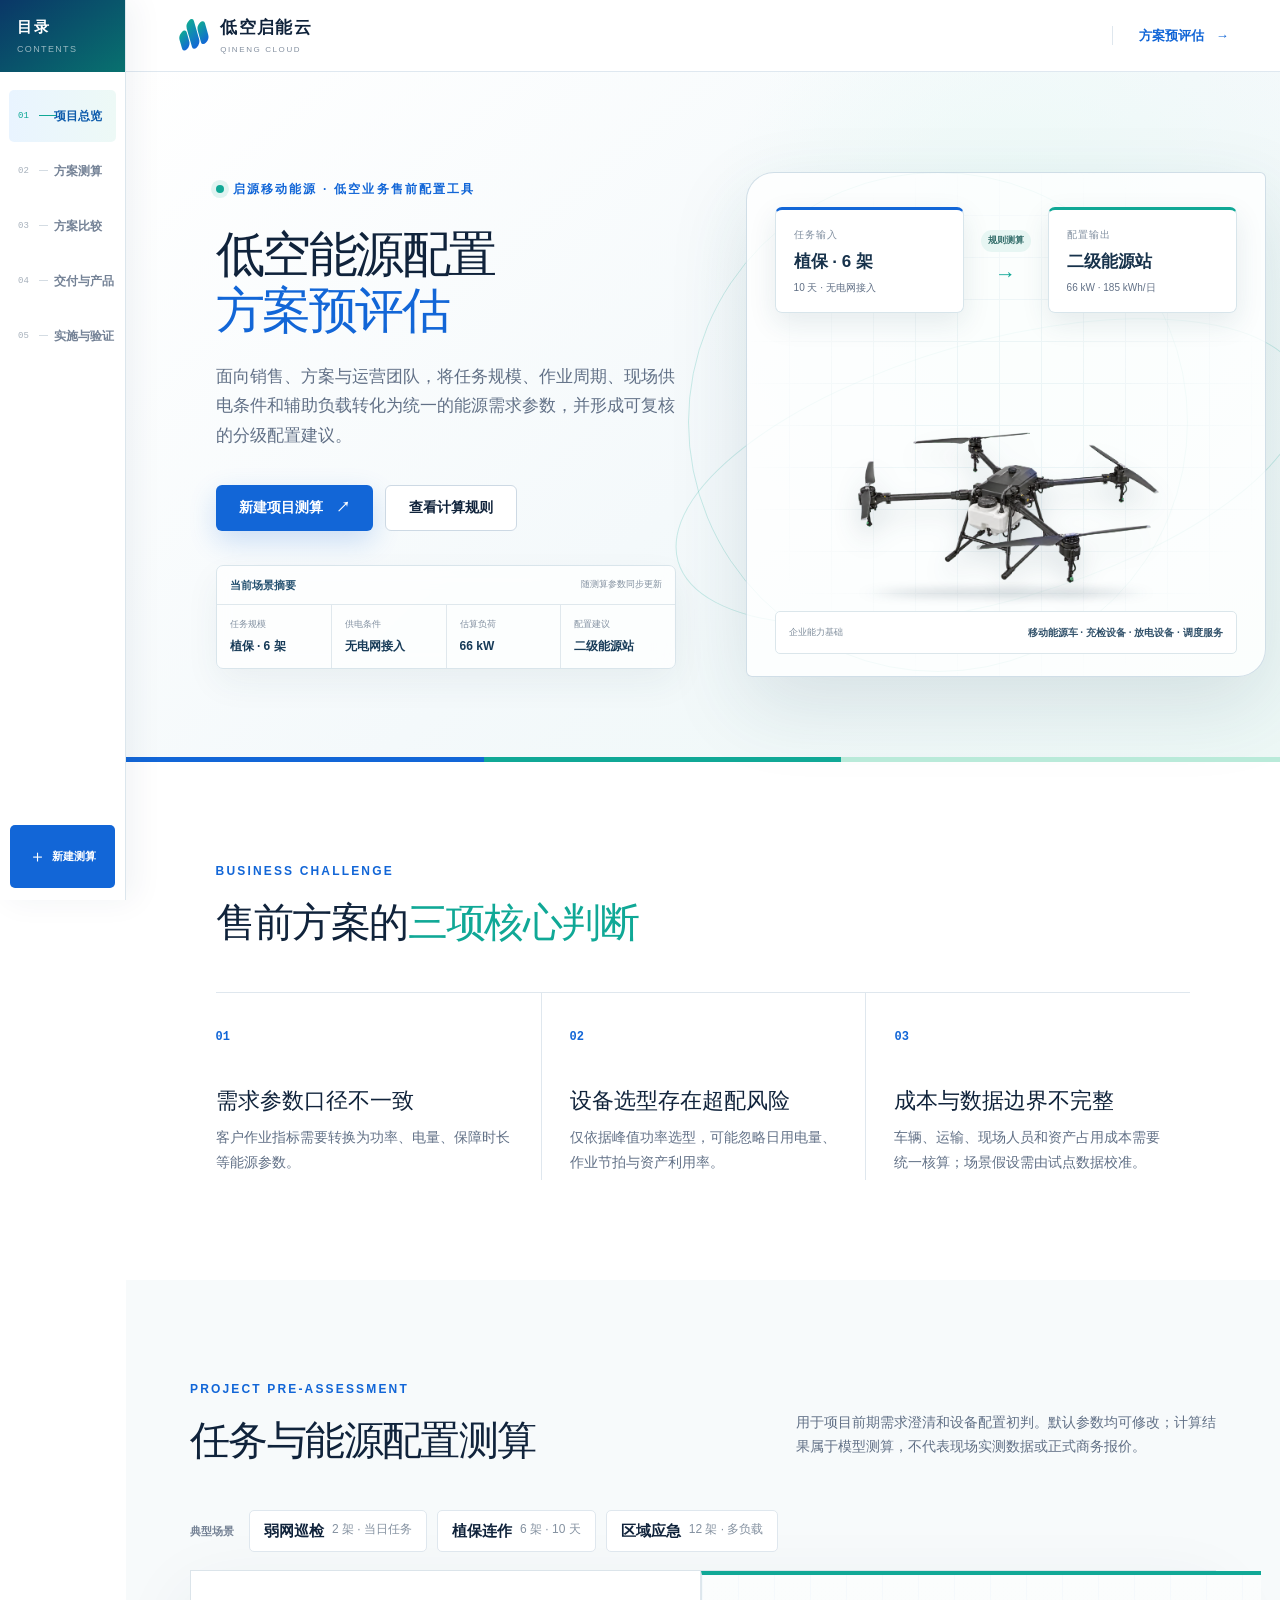
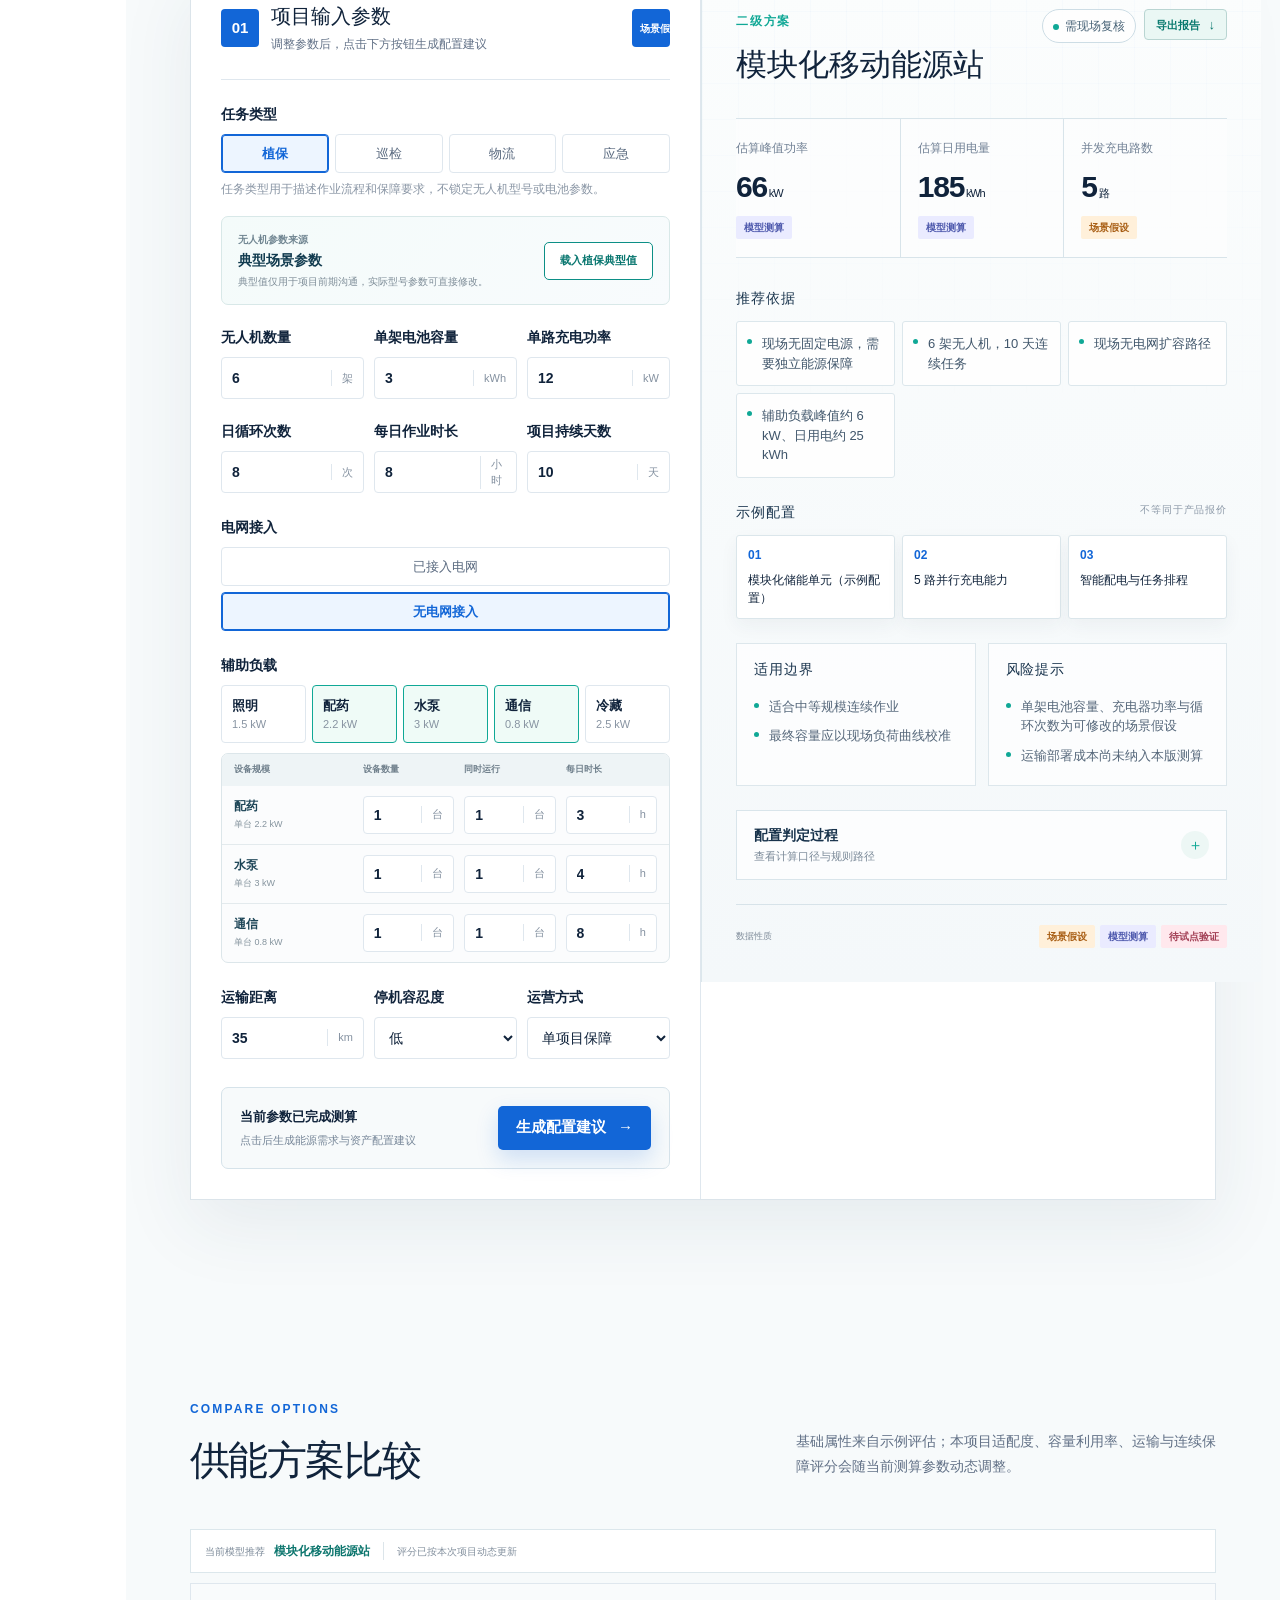
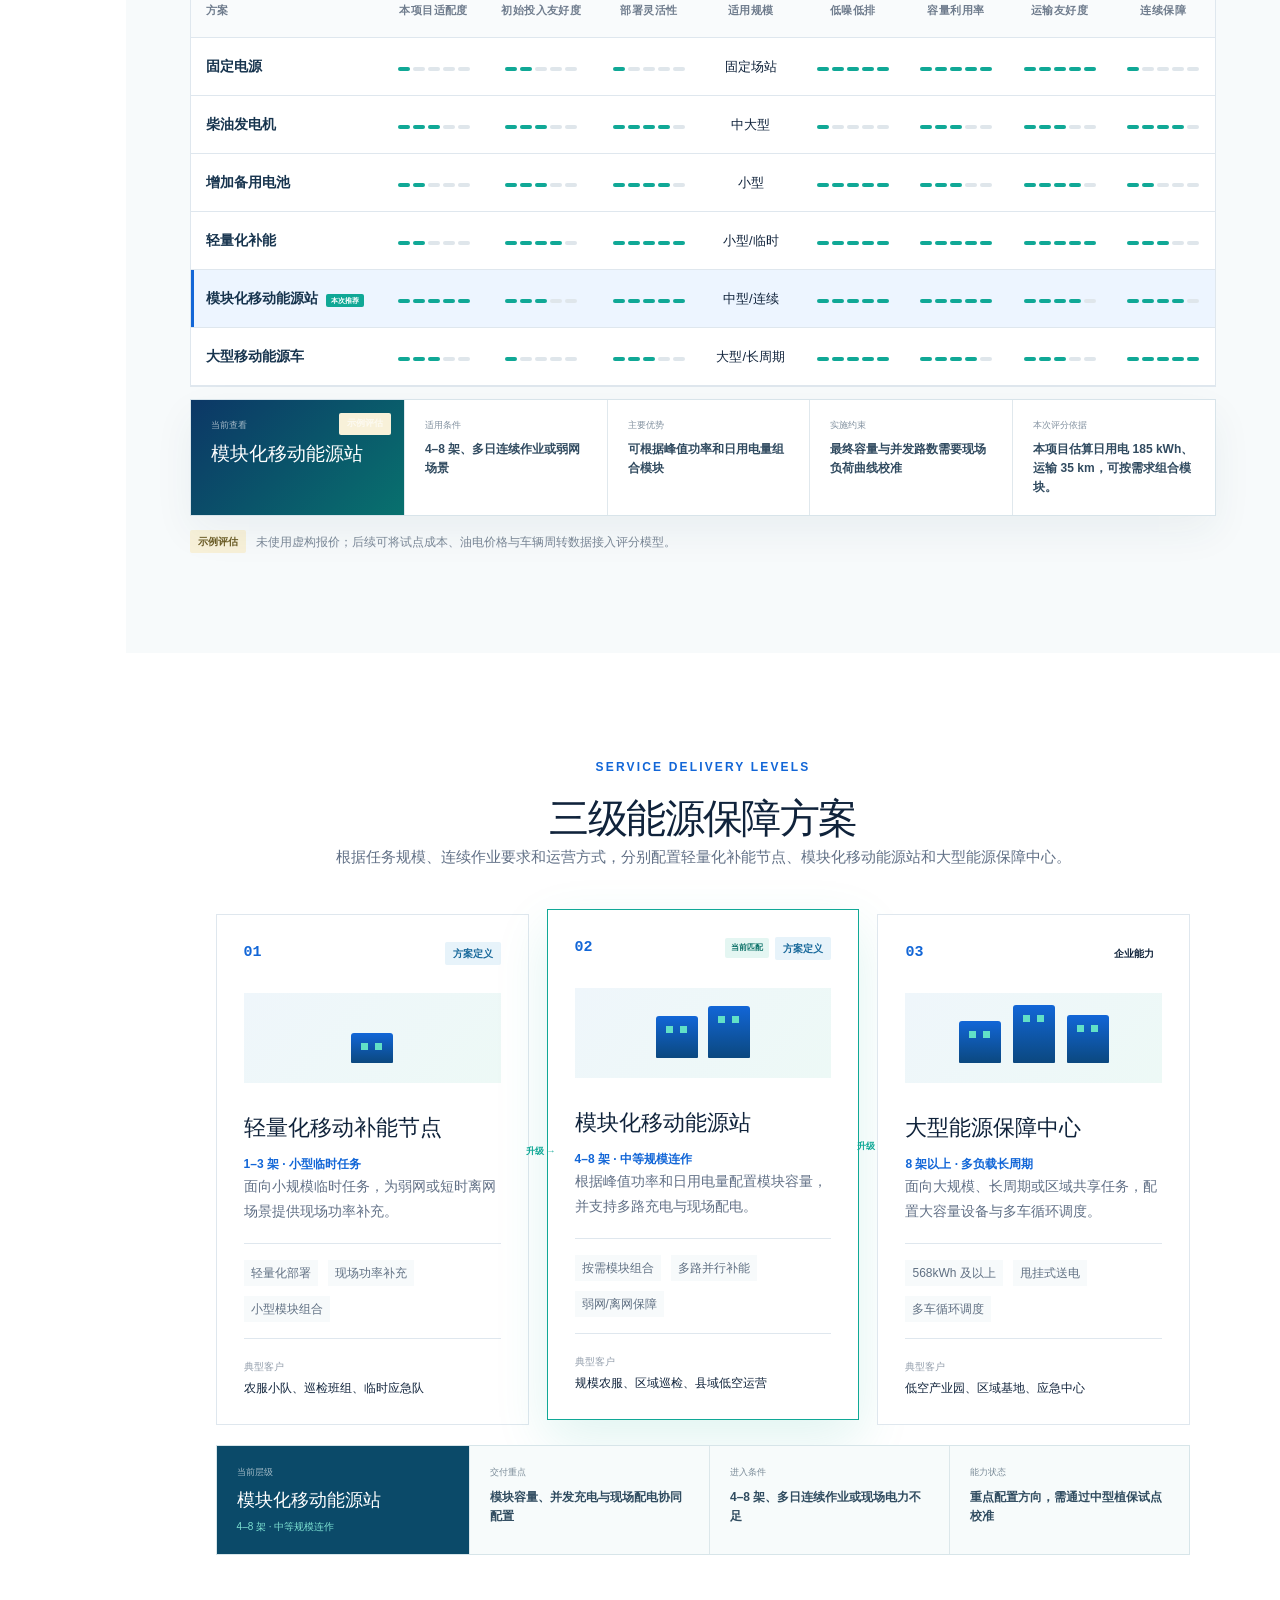
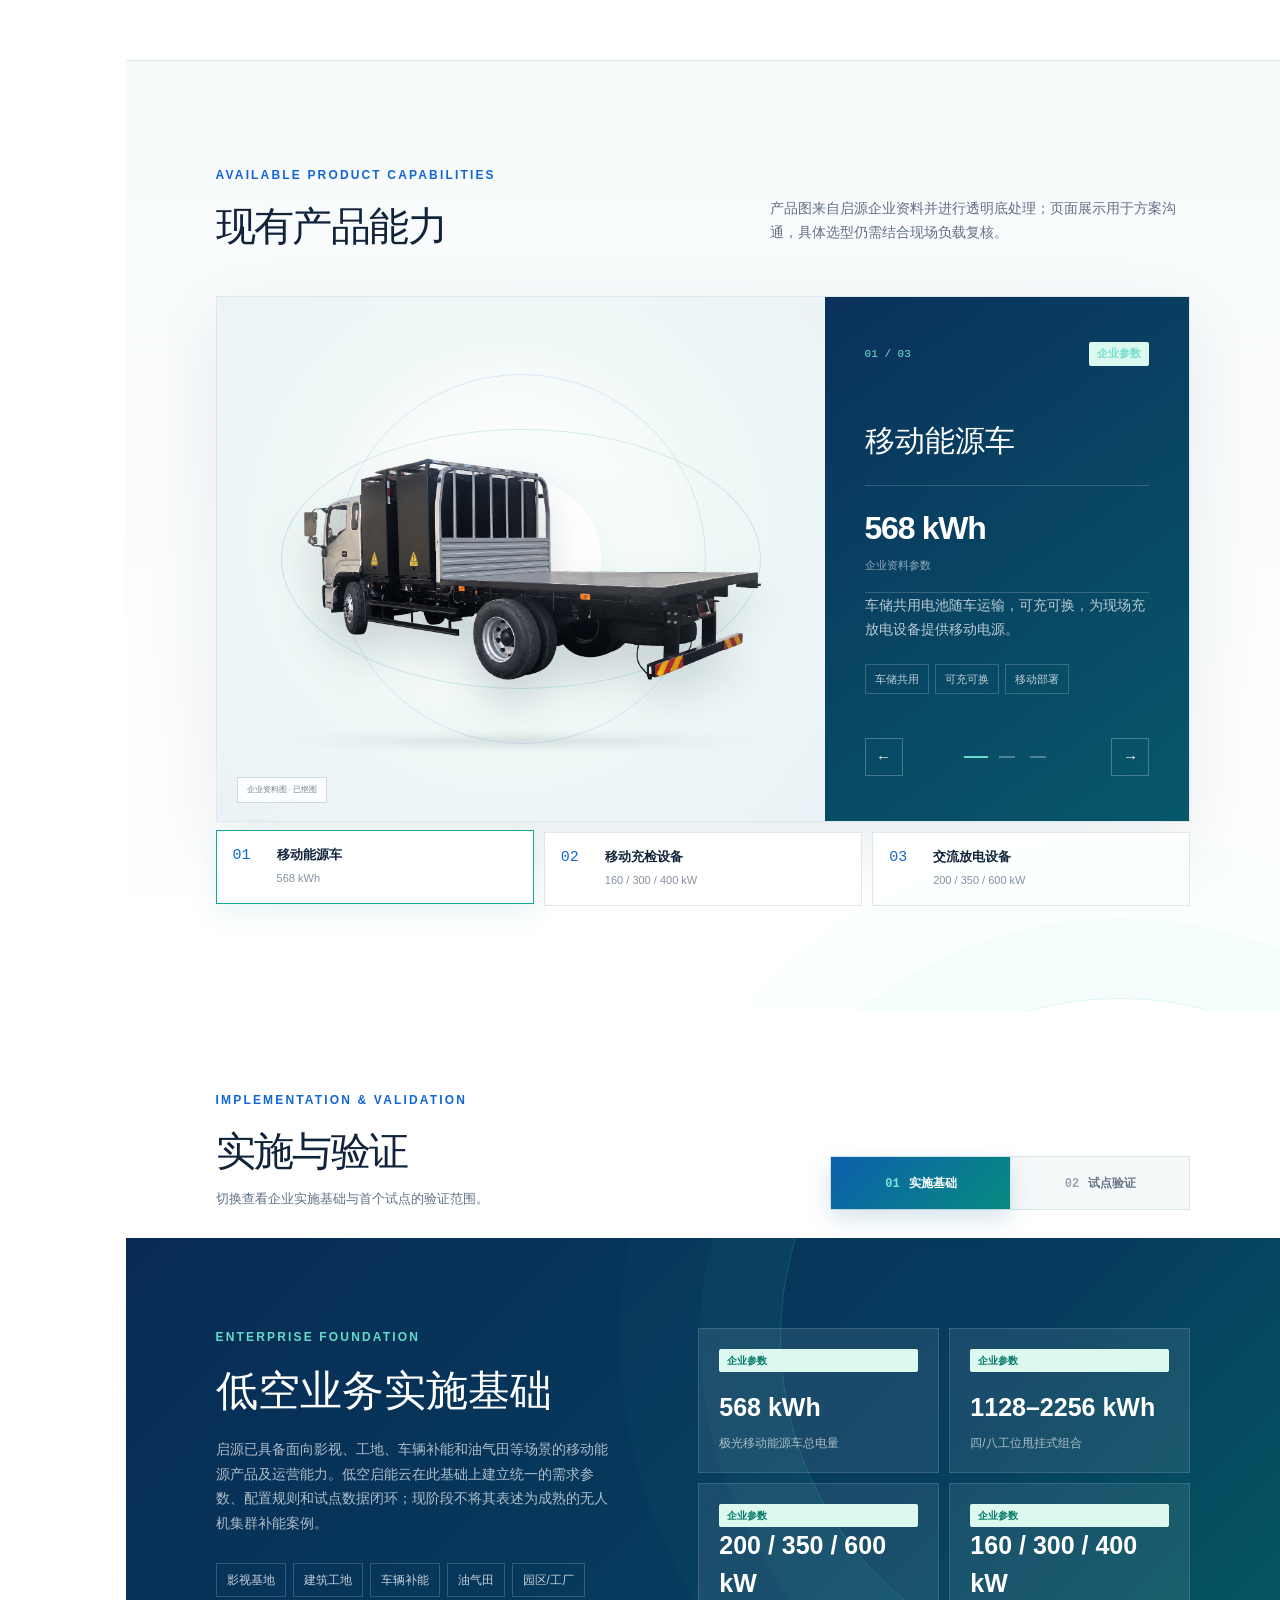
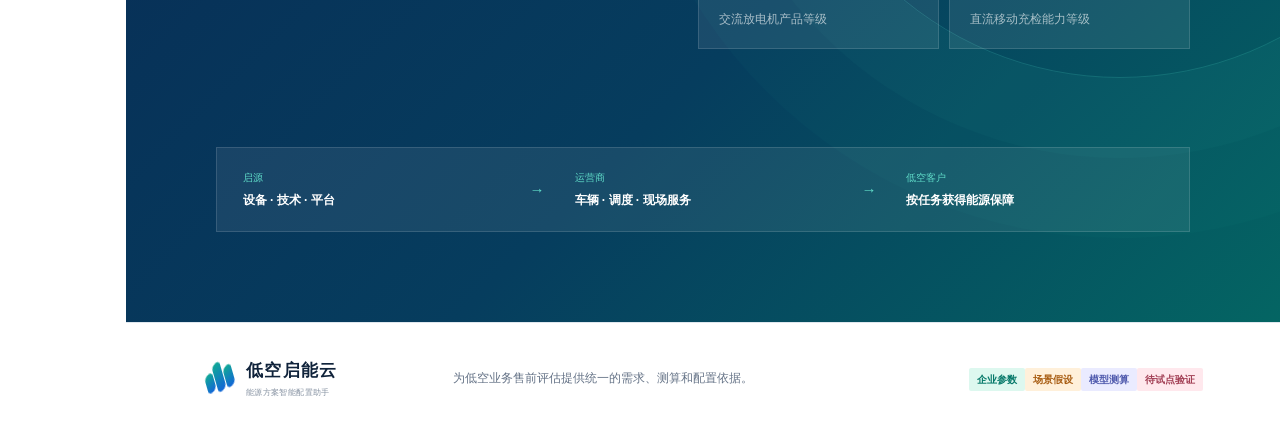
<file: index.html>
<!DOCTYPE html><html lang="zh-CN"><head><meta charSet="utf-8"/><meta name="viewport" content="width=device-width, initial-scale=1"/><link rel="preload" as="image" href="./visuals/agricultural-drone-cutout.png"/><link rel="stylesheet" href="/assets/index-BJvgvP3d.css" data-rsc-css-href="/assets/index-BJvgvP3d.css" data-precedence="vite-rsc/importer-resources"/><link rel="modulepreload" href="/assets/layout-segment-context-CULbHET7.js" crossorigin=""/><link rel="modulepreload" href="/assets/rolldown-runtime-S-ySWqyJ.js" crossorigin=""/><link rel="modulepreload" href="/assets/index-DFyLBuzv.js" crossorigin=""/><link rel="modulepreload" href="/assets/framework-DjPHiq1u.js" crossorigin=""/><link rel="modulepreload" href="/assets/EnergyConfigurator-uMCsR-5v.js" crossorigin=""/><link rel="modulepreload" href="/assets/rules-D6RmcyvQ.js" crossorigin=""/><title>低空启能云｜能源方案智能配置助手</title><meta name="description" content="根据低空任务需求，以透明规则匹配固定电源、轻量补能、模块化移动能源站或大型能源保障中心。"/><link rel="shortcut icon" href="./favicon.svg"/><link rel="icon" href="./favicon.svg"/><script>self.__VINEXT_RSC_PARAMS__={}</script><script>self.__VINEXT_RSC_NAV__={"pathname":"/","searchParams":[]}</script><link rel="modulepreload" href="/assets/index-DFyLBuzv.js" />
</head><body><main><header class="site-header"><a class="brand" href="#overview" aria-label="低空启能云首页"><span class="brand-mark"><i></i><i></i><i></i></span><span><strong>低空启能云</strong><small>QINENG CLOUD</small></span></a><button class="nav-toggle" aria-label="切换导航">菜单</button><nav class="top-nav "><a href="#overview">项目总览</a><a href="#configure">方案测算</a><a href="#compare">方案比较</a><a href="#delivery">交付与产品</a><a href="#implementation">实施与验证</a></nav><a class="header-cta" href="#configure">方案预评估 <span>→</span></a></header><aside class="side-nav" aria-label="页面目录"><div class="side-nav-title"><span>目录</span><small>CONTENTS</small></div><nav><a href="#overview" class="active"><span>01</span><i></i><strong>项目总览</strong></a><a href="#configure" class=""><span>02</span><i></i><strong>方案测算</strong></a><a href="#compare" class=""><span>03</span><i></i><strong>方案比较</strong></a><a href="#delivery" class=""><span>04</span><i></i><strong>交付与产品</strong></a><a href="#implementation" class=""><span>05</span><i></i><strong>实施与验证</strong></a></nav><a class="side-nav-action" href="#configure"><span>＋</span><strong>新建测算</strong></a></aside><section class="hero" id="overview"><div class="hero-orbit orbit-one"></div><div class="hero-orbit orbit-two"></div><div class="hero-copy"><div class="eyebrow"><span class="pulse"></span> 启源移动能源 · 低空业务售前配置工具</div><h1>低空能源配置<br/><em>方案预评估</em></h1><p>面向销售、方案与运营团队，将任务规模、作业周期、现场供电条件和辅助负载转化为统一的能源需求参数，并形成可复核的分级配置建议。</p><div class="hero-actions"><a class="button primary" href="#configure">新建项目测算 <span>↗</span></a><a class="button ghost" href="#configure">查看计算规则</a></div><div class="hero-live-summary"><div class="hero-live-head"><span>当前场景摘要</span><small>随测算参数同步更新</small></div><div class="hero-live-grid"><div><span>任务规模</span><strong>植保<!-- --> · <!-- -->6<!-- --> 架</strong></div><div><span>供电条件</span><strong>无电网接入</strong></div><div><span>估算负荷</span><strong>66<!-- --> kW</strong></div><div><span>配置建议</span><strong>二级能源站</strong></div></div></div></div><div class="hero-visual" aria-label="从任务识别到能源匹配的示意图"><div class="map-grid"></div><div class="hero-flow"><div class="flow-card"><span>任务输入</span><strong>植保<!-- --> · <!-- -->6<!-- --> 架</strong><small>10<!-- --> 天 · <!-- -->无电网接入</small></div><div class="flow-connector"><span>规则测算</span><i>→</i></div><div class="flow-card flow-result"><span>配置输出</span><strong>二级能源站</strong><small>66<!-- --> kW · <!-- -->185<!-- --> kWh/日</small></div></div><div class="hero-drone"><img src="./visuals/agricultural-drone-cutout.png" alt="植保无人机产品示意"/></div><div class="hero-capability"><span>企业能力基础</span><strong>移动能源车 · 充检设备 · 放电设备 · 调度服务</strong></div></div></section><section class="problem-strip"><div class="section-kicker">BUSINESS CHALLENGE</div><h2>售前方案的<span>三项核心判断</span></h2><div class="problem-grid"><article><span>01</span><h3>需求参数口径不一致</h3><p>客户作业指标需要转换为功率、电量、保障时长等能源参数。</p></article><article><span>02</span><h3>设备选型存在超配风险</h3><p>仅依据峰值功率选型，可能忽略日用电量、作业节拍与资产利用率。</p></article><article><span>03</span><h3>成本与数据边界不完整</h3><p>车辆、运输、现场人员和资产占用成本需要统一核算；场景假设需由试点数据校准。</p></article></div></section><section class="config-section" id="configure"><div class="section-heading heading-row"><div><div class="section-kicker">PROJECT PRE-ASSESSMENT</div><h2>任务与能源配置测算</h2></div><p>用于项目前期需求澄清和设备配置初判。默认参数均可修改；计算结果属于模型测算，不代表现场实测数据或正式商务报价。</p></div><div class="demo-presets" aria-label="典型演示场景"><span>典型场景</span><button><strong>弱网巡检</strong><small>2 架 · 当日任务</small></button><button><strong>植保连作</strong><small>6 架 · 10 天</small></button><button><strong>区域应急</strong><small>12 架 · 多负载</small></button></div><div class="config-workspace"><form class="config-panel"><div class="panel-head"><span>01</span><div><h3>项目输入参数</h3><p>调整参数后，点击下方按钮生成配置建议</p></div><span class="data-tag tag-assumption">场景假设</span></div><fieldset><legend>任务类型</legend><div class="segmented four"><button type="button" class="active">植保</button><button type="button" class="">巡检</button><button type="button" class="">物流</button><button type="button" class="">应急</button></div><small class="field-note">任务类型用于描述作业流程和保障要求，不锁定无人机型号或电池参数。</small></fieldset><div class="parameter-source"><div><span>无人机参数来源</span><strong>典型场景参数</strong><small>典型值仅用于项目前期沟通，实际型号参数可直接修改。</small></div><button type="button">载入<!-- -->植保<!-- -->典型值</button></div><div class="form-grid three"><label class="field number-field"><span class="field-label">无人机数量</span><span class="number-input-wrap"><input type="number" min="1" max="30" step="1" value="6"/><span>架</span></span></label><label class="field number-field"><span class="field-label">单架电池容量</span><span class="number-input-wrap"><input type="number" min="0.2" max="50" step="0.1" value="3"/><span>kWh</span></span></label><label class="field number-field"><span class="field-label">单路充电功率</span><span class="number-input-wrap"><input type="number" min="0.5" max="100" step="0.5" value="12"/><span>kW</span></span></label></div><div class="form-grid three"><label class="field number-field"><span class="field-label">日循环次数</span><span class="number-input-wrap"><input type="number" min="1" max="30" step="1" value="8"/><span>次</span></span></label><label class="field number-field"><span class="field-label">每日作业时长</span><span class="number-input-wrap"><input type="number" min="1" max="24" step="1" value="8"/><span>小时</span></span></label><label class="field number-field"><span class="field-label">项目持续天数</span><span class="number-input-wrap"><input type="number" min="1" max="180" step="1" value="10"/><span>天</span></span></label></div><fieldset><legend>电网接入</legend><div class="segmented two"><button type="button" class="">已接入电网</button><button type="button" class="active">无电网接入</button></div></fieldset><fieldset><legend>辅助负载</legend><div class="check-grid"><label class=""><input type="checkbox"/><span>照明</span><small>1.5<!-- --> kW</small></label><label class="checked"><input type="checkbox" checked=""/><span>配药</span><small>2.2<!-- --> kW</small></label><label class="checked"><input type="checkbox" checked=""/><span>水泵</span><small>3<!-- --> kW</small></label><label class="checked"><input type="checkbox" checked=""/><span>通信</span><small>0.8<!-- --> kW</small></label><label class=""><input type="checkbox"/><span>冷藏</span><small>2.5<!-- --> kW</small></label></div><div class="aux-load-config"><div class="aux-config-head"><span>设备规模</span><span>设备数量</span><span>同时运行</span><span>每日时长</span></div><div class="aux-detail-row"><strong>配药<small>单台 <!-- -->2.2<!-- --> kW</small></strong><label class="field number-field"><span class="field-label">数量</span><span class="number-input-wrap"><input type="number" min="1" max="50" step="1" value="1"/><span>台</span></span></label><label class="field number-field"><span class="field-label">并发</span><span class="number-input-wrap"><input type="number" min="1" max="1" step="1" value="1"/><span>台</span></span></label><label class="field number-field"><span class="field-label">时长</span><span class="number-input-wrap"><input type="number" min="0.5" max="24" step="0.5" value="3"/><span>h</span></span></label></div><div class="aux-detail-row"><strong>水泵<small>单台 <!-- -->3<!-- --> kW</small></strong><label class="field number-field"><span class="field-label">数量</span><span class="number-input-wrap"><input type="number" min="1" max="50" step="1" value="1"/><span>台</span></span></label><label class="field number-field"><span class="field-label">并发</span><span class="number-input-wrap"><input type="number" min="1" max="1" step="1" value="1"/><span>台</span></span></label><label class="field number-field"><span class="field-label">时长</span><span class="number-input-wrap"><input type="number" min="0.5" max="24" step="0.5" value="4"/><span>h</span></span></label></div><div class="aux-detail-row"><strong>通信<small>单台 <!-- -->0.8<!-- --> kW</small></strong><label class="field number-field"><span class="field-label">数量</span><span class="number-input-wrap"><input type="number" min="1" max="50" step="1" value="1"/><span>台</span></span></label><label class="field number-field"><span class="field-label">并发</span><span class="number-input-wrap"><input type="number" min="1" max="1" step="1" value="1"/><span>台</span></span></label><label class="field number-field"><span class="field-label">时长</span><span class="number-input-wrap"><input type="number" min="0.5" max="24" step="0.5" value="8"/><span>h</span></span></label></div></div></fieldset><div class="form-grid three"><label class="field number-field"><span class="field-label">运输距离</span><span class="number-input-wrap"><input type="number" min="0" max="500" step="1" value="35"/><span>km</span></span></label><label class="field"><span class="field-label">停机容忍度</span><select><option value="high">高</option><option value="medium">中</option><option value="low" selected="">低</option></select></label><label class="field"><span class="field-label">运营方式</span><select><option value="single" selected="">单项目保障</option><option value="shared">区域共享调度</option></select></label></div><div class="calculation-action "><div><strong>当前参数已完成测算</strong><span>点击后生成能源需求与资产配置建议</span></div><button type="button">生成配置建议 <span>→</span></button></div></form><aside id="calculation-result" class="result-panel result-l2" aria-live="polite"><div class="result-top"><div><span>二级方案</span><h3>模块化移动能源站</h3></div><div class="result-actions"><span class="confidence"><i></i>需现场复核</span><button type="button" class="export-report" title="打开打印窗口，可保存为 PDF">导出报告 <b>↓</b></button></div></div><div class="metrics"><div><span>估算峰值功率</span><strong>66<small> kW</small></strong><span class="data-tag tag-model">模型测算</span></div><div><span>估算日用电量</span><strong>185<small> kWh</small></strong><span class="data-tag tag-model">模型测算</span></div><div><span>并发充电路数</span><strong>5<small> 路</small></strong><span class="data-tag tag-assumption">场景假设</span></div></div><div class="result-block"><h4>推荐依据</h4><ul class="reason-list"><li>现场无固定电源，需要独立能源保障</li><li>6 架无人机，10 天连续任务</li><li>现场无电网扩容路径</li><li>辅助负载峰值约 6 kW、日用电约 25 kWh</li></ul></div><div class="result-block config-result"><h4>示例配置 <span>不等同于产品报价</span></h4><ol><li><b>0<!-- -->1</b>模块化储能单元（示例配置）</li><li><b>0<!-- -->2</b>5 路并行充电能力</li><li><b>0<!-- -->3</b>智能配电与任务排程</li></ol></div><div class="result-columns"><div class="result-block"><h4>适用边界</h4><ul><li>适合中等规模连续作业</li><li>最终容量应以现场负荷曲线校准</li></ul></div><div class="result-block warning"><h4>风险提示</h4><ul><li>单架电池容量、充电器功率与循环次数为可修改的场景假设</li><li>运输部署成本尚未纳入本版测算</li></ul></div></div><details class="result-rule-details"><summary><span>配置判定过程</span><small>查看计算口径与规则路径</small><i>＋</i></summary><div class="embedded-rule-grid"><div class="embedded-formulas"><h4>计算口径</h4><div class="formula"><span>峰值功率</span><code>并发充电器功率 + 辅助负载</code></div><div class="formula"><span>日用电量</span><code>架数 × 单次电量 × 循环次数 ÷ 0.90 + 辅助负载</code></div></div><div class="rule-path"><div class="rule-title"><span>本次规则路径</span><span class="rule-engine-label">规则引擎</span></div><div class="rule-step"><b>0<!-- -->1</b><span>现场完全无电</span><i>↓</i></div><div class="rule-step"><b>0<!-- -->2</b><span>4–8 架且连续作业</span><i>↓</i></div><div class="rule-step"><b>0<!-- -->3</b><span>采用二级模块化能源站</span></div><div class="rule-outcome"><span>推荐结果</span><strong>模块化移动能源站</strong></div></div></div></details><div class="result-footer"><span>数据性质</span><div><span class="data-tag tag-assumption">场景假设</span><span class="data-tag tag-model">模型测算</span><span class="data-tag tag-pilot">待试点验证</span></div></div></aside></div></section><section class="compare-section" id="compare"><div class="section-heading heading-row"><div><div class="section-kicker">COMPARE OPTIONS</div><h2>供能方案比较</h2></div><p>基础属性来自示例评估；本项目适配度、容量利用率、运输与连续保障评分会随当前测算参数动态调整。</p></div><div class="compare-toolbar"><span>当前模型推荐</span><strong>模块化移动能源站</strong><i></i> <small>评分已按本次项目动态更新</small></div><div class="table-wrap"><table><thead><tr><th>方案</th><th>本项目适配度</th><th>初始投入友好度</th><th>部署灵活性</th><th>适用规模</th><th>低噪低排</th><th>容量利用率</th><th>运输友好度</th><th>连续保障</th></tr></thead><tbody><tr class=" "><th><button type="button" class="comparison-name" aria-pressed="false">固定电源</button></th><td><span class="score" aria-label="1 分（满分 5 分）"><i class="active"></i><i class=""></i><i class=""></i><i class=""></i><i class=""></i></span></td><td><span class="score" aria-label="2 分（满分 5 分）"><i class="active"></i><i class="active"></i><i class=""></i><i class=""></i><i class=""></i></span></td><td><span class="score" aria-label="1 分（满分 5 分）"><i class="active"></i><i class=""></i><i class=""></i><i class=""></i><i class=""></i></span></td><td>固定场站</td><td><span class="score" aria-label="5 分（满分 5 分）"><i class="active"></i><i class="active"></i><i class="active"></i><i class="active"></i><i class="active"></i></span></td><td><span class="score" aria-label="5 分（满分 5 分）"><i class="active"></i><i class="active"></i><i class="active"></i><i class="active"></i><i class="active"></i></span></td><td><span class="score" aria-label="5 分（满分 5 分）"><i class="active"></i><i class="active"></i><i class="active"></i><i class="active"></i><i class="active"></i></span></td><td><span class="score" aria-label="1 分（满分 5 分）"><i class="active"></i><i class=""></i><i class=""></i><i class=""></i><i class=""></i></span></td></tr><tr class=" "><th><button type="button" class="comparison-name" aria-pressed="false">柴油发电机</button></th><td><span class="score" aria-label="3 分（满分 5 分）"><i class="active"></i><i class="active"></i><i class="active"></i><i class=""></i><i class=""></i></span></td><td><span class="score" aria-label="3 分（满分 5 分）"><i class="active"></i><i class="active"></i><i class="active"></i><i class=""></i><i class=""></i></span></td><td><span class="score" aria-label="4 分（满分 5 分）"><i class="active"></i><i class="active"></i><i class="active"></i><i class="active"></i><i class=""></i></span></td><td>中大型</td><td><span class="score" aria-label="1 分（满分 5 分）"><i class="active"></i><i class=""></i><i class=""></i><i class=""></i><i class=""></i></span></td><td><span class="score" aria-label="3 分（满分 5 分）"><i class="active"></i><i class="active"></i><i class="active"></i><i class=""></i><i class=""></i></span></td><td><span class="score" aria-label="3 分（满分 5 分）"><i class="active"></i><i class="active"></i><i class="active"></i><i class=""></i><i class=""></i></span></td><td><span class="score" aria-label="4 分（满分 5 分）"><i class="active"></i><i class="active"></i><i class="active"></i><i class="active"></i><i class=""></i></span></td></tr><tr class=" "><th><button type="button" class="comparison-name" aria-pressed="false">增加备用电池</button></th><td><span class="score" aria-label="2 分（满分 5 分）"><i class="active"></i><i class="active"></i><i class=""></i><i class=""></i><i class=""></i></span></td><td><span class="score" aria-label="3 分（满分 5 分）"><i class="active"></i><i class="active"></i><i class="active"></i><i class=""></i><i class=""></i></span></td><td><span class="score" aria-label="4 分（满分 5 分）"><i class="active"></i><i class="active"></i><i class="active"></i><i class="active"></i><i class=""></i></span></td><td>小型</td><td><span class="score" aria-label="5 分（满分 5 分）"><i class="active"></i><i class="active"></i><i class="active"></i><i class="active"></i><i class="active"></i></span></td><td><span class="score" aria-label="3 分（满分 5 分）"><i class="active"></i><i class="active"></i><i class="active"></i><i class=""></i><i class=""></i></span></td><td><span class="score" aria-label="4 分（满分 5 分）"><i class="active"></i><i class="active"></i><i class="active"></i><i class="active"></i><i class=""></i></span></td><td><span class="score" aria-label="2 分（满分 5 分）"><i class="active"></i><i class="active"></i><i class=""></i><i class=""></i><i class=""></i></span></td></tr><tr class=" "><th><button type="button" class="comparison-name" aria-pressed="false">轻量化补能</button></th><td><span class="score" aria-label="2 分（满分 5 分）"><i class="active"></i><i class="active"></i><i class=""></i><i class=""></i><i class=""></i></span></td><td><span class="score" aria-label="4 分（满分 5 分）"><i class="active"></i><i class="active"></i><i class="active"></i><i class="active"></i><i class=""></i></span></td><td><span class="score" aria-label="5 分（满分 5 分）"><i class="active"></i><i class="active"></i><i class="active"></i><i class="active"></i><i class="active"></i></span></td><td>小型/临时</td><td><span class="score" aria-label="5 分（满分 5 分）"><i class="active"></i><i class="active"></i><i class="active"></i><i class="active"></i><i class="active"></i></span></td><td><span class="score" aria-label="5 分（满分 5 分）"><i class="active"></i><i class="active"></i><i class="active"></i><i class="active"></i><i class="active"></i></span></td><td><span class="score" aria-label="5 分（满分 5 分）"><i class="active"></i><i class="active"></i><i class="active"></i><i class="active"></i><i class="active"></i></span></td><td><span class="score" aria-label="3 分（满分 5 分）"><i class="active"></i><i class="active"></i><i class="active"></i><i class=""></i><i class=""></i></span></td></tr><tr class="recommended-row selected-row"><th><button type="button" class="comparison-name" aria-pressed="true">模块化移动能源站</button><span>本次推荐</span></th><td><span class="score" aria-label="5 分（满分 5 分）"><i class="active"></i><i class="active"></i><i class="active"></i><i class="active"></i><i class="active"></i></span></td><td><span class="score" aria-label="3 分（满分 5 分）"><i class="active"></i><i class="active"></i><i class="active"></i><i class=""></i><i class=""></i></span></td><td><span class="score" aria-label="5 分（满分 5 分）"><i class="active"></i><i class="active"></i><i class="active"></i><i class="active"></i><i class="active"></i></span></td><td>中型/连续</td><td><span class="score" aria-label="5 分（满分 5 分）"><i class="active"></i><i class="active"></i><i class="active"></i><i class="active"></i><i class="active"></i></span></td><td><span class="score" aria-label="5 分（满分 5 分）"><i class="active"></i><i class="active"></i><i class="active"></i><i class="active"></i><i class="active"></i></span></td><td><span class="score" aria-label="4 分（满分 5 分）"><i class="active"></i><i class="active"></i><i class="active"></i><i class="active"></i><i class=""></i></span></td><td><span class="score" aria-label="4 分（满分 5 分）"><i class="active"></i><i class="active"></i><i class="active"></i><i class="active"></i><i class=""></i></span></td></tr><tr class=" "><th><button type="button" class="comparison-name" aria-pressed="false">大型移动能源车</button></th><td><span class="score" aria-label="3 分（满分 5 分）"><i class="active"></i><i class="active"></i><i class="active"></i><i class=""></i><i class=""></i></span></td><td><span class="score" aria-label="1 分（满分 5 分）"><i class="active"></i><i class=""></i><i class=""></i><i class=""></i><i class=""></i></span></td><td><span class="score" aria-label="3 分（满分 5 分）"><i class="active"></i><i class="active"></i><i class="active"></i><i class=""></i><i class=""></i></span></td><td>大型/长周期</td><td><span class="score" aria-label="5 分（满分 5 分）"><i class="active"></i><i class="active"></i><i class="active"></i><i class="active"></i><i class="active"></i></span></td><td><span class="score" aria-label="4 分（满分 5 分）"><i class="active"></i><i class="active"></i><i class="active"></i><i class="active"></i><i class=""></i></span></td><td><span class="score" aria-label="3 分（满分 5 分）"><i class="active"></i><i class="active"></i><i class="active"></i><i class=""></i><i class=""></i></span></td><td><span class="score" aria-label="5 分（满分 5 分）"><i class="active"></i><i class="active"></i><i class="active"></i><i class="active"></i><i class="active"></i></span></td></tr></tbody></table></div><div class="comparison-detail"><div class="comparison-detail-title"><span>当前查看</span><h3>模块化移动能源站</h3><span class="data-tag tag-example">示例评估</span></div><div><span>适用条件</span><strong>4–8 架、多日连续作业或弱网场景</strong></div><div><span>主要优势</span><strong>可根据峰值功率和日用电量组合模块</strong></div><div><span>实施约束</span><strong>最终容量与并发路数需要现场负荷曲线校准</strong></div><div><span>本次评分依据</span><strong>本项目估算日用电 185 kWh、运输 35 km，可按需求组合模块。</strong></div></div><div class="comparison-note"><span class="data-tag tag-example">示例评估</span><span>未使用虚构报价；后续可将试点成本、油电价格与车辆周转数据接入评分模型。</span></div></section><section class="delivery-section" id="delivery"><div class="tier-section"><div class="section-heading centered"><div class="section-kicker">SERVICE DELIVERY LEVELS</div><h2>三级能源保障方案</h2><p>根据任务规模、连续作业要求和运营方式，分别配置轻量化补能节点、模块化移动能源站和大型能源保障中心。</p></div><div class="tier-grid"><article role="button" tabindex="0" aria-pressed="false" class=" "><div class="tier-top"><span>01</span><div><span class="data-tag tag-definition">方案定义</span></div></div><div class="tier-icon tier-icon-1"><i></i><i></i><i></i></div><h3>轻量化移动补能节点</h3><strong class="tier-range">1–3 架 · 小型临时任务</strong><p>面向小规模临时任务，为弱网或短时离网场景提供现场功率补充。</p><ul><li>轻量化部署</li><li>现场功率补充</li><li>小型模块组合</li></ul><div class="tier-client"><span>典型客户</span>农服小队、巡检班组、临时应急队</div><span class="upgrade-arrow">升级 →</span></article><article role="button" tabindex="0" aria-pressed="true" class="selected recommended-tier"><div class="tier-top"><span>02</span><div><small class="tier-match">当前匹配</small><span class="data-tag tag-definition">方案定义</span></div></div><div class="tier-icon tier-icon-2"><i></i><i></i><i></i></div><h3>模块化移动能源站</h3><strong class="tier-range">4–8 架 · 中等规模连作</strong><p>根据峰值功率和日用电量配置模块容量，并支持多路充电与现场配电。</p><ul><li>按需模块组合</li><li>多路并行补能</li><li>弱网/离网保障</li></ul><div class="tier-client"><span>典型客户</span>规模农服、区域巡检、县域低空运营</div><span class="upgrade-arrow">升级 →</span></article><article role="button" tabindex="0" aria-pressed="false" class=" "><div class="tier-top"><span>03</span><div><span class="data-tag undefined">企业能力</span></div></div><div class="tier-icon tier-icon-3"><i></i><i></i><i></i></div><h3>大型能源保障中心</h3><strong class="tier-range">8 架以上 · 多负载长周期</strong><p>面向大规模、长周期或区域共享任务，配置大容量设备与多车循环调度。</p><ul><li>568kWh 及以上</li><li>甩挂式送电</li><li>多车循环调度</li></ul><div class="tier-client"><span>典型客户</span>低空产业园、区域基地、应急中心</div></article></div><div class="tier-selection-panel"><div class="tier-selection-title"><span>当前层级</span><h3>模块化移动能源站</h3><small>4–8 架 · 中等规模连作</small></div><div><span>交付重点</span><strong>模块容量、并发充电与现场配电协同配置</strong></div><div><span>进入条件</span><strong>4–8 架、多日连续作业或现场电力不足</strong></div><div><span>能力状态</span><strong>重点配置方向，需通过中型植保试点校准</strong></div></div></div><div class="product-section"><div class="section-heading heading-row"><div><div class="section-kicker">AVAILABLE PRODUCT CAPABILITIES</div><h2>现有产品能力</h2></div><p>产品图来自启源企业资料并进行透明底处理；页面展示用于方案沟通，具体选型仍需结合现场负载复核。</p></div><div class="product-stage"><div class="product-visual"><div class="product-halo"><i></i><i></i><i></i></div><img src="./products/mobile-energy-truck-cutout.png" alt="移动能源车" loading="lazy" decoding="async"/><span class="asset-note">企业资料图 · 已抠图</span></div><div class="product-detail"><div class="product-detail-top"><span>01<!-- --> / 0<!-- -->3</span><span class="data-tag tag-enterprise">企业参数</span></div><h3>移动能源车</h3><div class="product-metric"><strong>568 kWh</strong><span>企业资料参数</span></div><p>车储共用电池随车运输，可充可换，为现场充放电设备提供移动电源。</p><div class="product-features"><span>车储共用</span><span>可充可换</span><span>移动部署</span></div><div class="product-controls"><button aria-label="上一个产品">←</button><div><button class="active" aria-label="查看移动能源车"><i></i></button><button class="" aria-label="查看移动充检设备"><i></i></button><button class="" aria-label="查看交流放电设备"><i></i></button></div><button aria-label="下一个产品">→</button></div></div></div><div class="product-tabs"><button class="active"><span>01</span><strong>移动能源车</strong><small>568 kWh</small></button><button class=""><span>02</span><strong>移动充检设备</strong><small>160 / 300 / 400 kW</small></button><button class=""><span>03</span><strong>交流放电设备</strong><small>200 / 350 / 600 kW</small></button></div></div></section><section class="implementation-section" id="implementation"><div class="implementation-nav"><div><div class="section-kicker">IMPLEMENTATION &amp; VALIDATION</div><h2>实施与验证</h2><p>切换查看企业实施基础与首个试点的验证范围。</p></div><div class="implementation-tabs" role="tablist" aria-label="实施与验证内容切换"><button type="button" role="tab" aria-selected="true" class="active"><span>01</span>实施基础</button><button type="button" role="tab" aria-selected="false" class=""><span>02</span>试点验证</button></div></div><div class="capability-section implementation-panel" role="tabpanel"><div class="capability-copy"><div class="section-kicker light">ENTERPRISE FOUNDATION</div><h2>低空业务实施基础</h2><p>启源已具备面向影视、工地、车辆补能和油气田等场景的移动能源产品及运营能力。低空启能云在此基础上建立统一的需求参数、配置规则和试点数据闭环；现阶段不将其表述为成熟的无人机集群补能案例。</p><div class="scenario-chips"><span>影视基地</span><span>建筑工地</span><span>车辆补能</span><span>油气田</span><span>园区/工厂</span></div></div><div class="capability-grid"><article><span class="data-tag tag-enterprise">企业参数</span><strong>568 kWh</strong><span>极光移动能源车总电量</span></article><article><span class="data-tag tag-enterprise">企业参数</span><strong>1128–2256 kWh</strong><span>四/八工位甩挂式组合</span></article><article><span class="data-tag tag-enterprise">企业参数</span><strong>200 / 350 / 600 kW</strong><span>交流放电机产品等级</span></article><article><span class="data-tag tag-enterprise">企业参数</span><strong>160 / 300 / 400 kW</strong><span>直流移动充检能力等级</span></article></div><div class="operating-model"><div><span>启源</span><strong>设备 · 技术 · 平台</strong></div><i>→</i><div><span>运营商</span><strong>车辆 · 调度 · 现场服务</strong></div><i>→</i><div><span>低空客户</span><strong>按任务获得能源保障</strong></div></div></div></section><section class="report-sheet" aria-label="低空启能云方案预评估报告"><header class="report-header"><div><span>低空启能云</span><h1>能源配置预评估报告</h1></div><div><strong>报告类型</strong><span>售前方案预评估</span></div></header><div class="report-notice">本报告根据当前页面输入参数自动生成。场景默认值属于假设参数，测算结果不代表现场实测数据或正式商务报价。</div><div class="report-metrics"><div><span>推荐方案</span><strong>模块化移动能源站</strong></div><div><span>估算峰值功率</span><strong>66<!-- --> kW</strong></div><div><span>估算日用电量</span><strong>185<!-- --> kWh</strong></div><div><span>项目周期用电量</span><strong>1850<!-- --> kWh</strong></div></div><div class="report-grid"><section class="report-block"><h2>01 项目输入</h2><dl><div><dt>任务类型</dt><dd>植保</dd></div><div><dt>无人机数量</dt><dd>6<!-- --> 架</dd></div><div><dt>单架电池容量</dt><dd>3<!-- --> kWh</dd></div><div><dt>单路充电功率</dt><dd>12<!-- --> kW</dd></div><div><dt>每日作业 / 项目周期</dt><dd>8<!-- --> 小时 / <!-- -->10<!-- --> 天</dd></div><div><dt>现场供电条件</dt><dd>无电网接入</dd></div><div><dt>辅助负载</dt><dd>配药×1、水泵×1、通信×1</dd></div><div><dt>运输距离 / 停机容忍度</dt><dd>35<!-- --> km / <!-- -->低</dd></div></dl></section><section class="report-block"><h2>02 推荐依据</h2><ul><li>现场无固定电源，需要独立能源保障</li><li>6 架无人机，10 天连续任务</li><li>现场无电网扩容路径</li><li>辅助负载峰值约 6 kW、日用电约 25 kWh</li></ul><h3>配置判定路径</h3><ol><li>现场完全无电</li><li>4–8 架且连续作业</li><li>采用二级模块化能源站</li></ol></section><section class="report-block"><h2>03 示例配置</h2><ol><li>模块化储能单元（示例配置）</li><li>5 路并行充电能力</li><li>智能配电与任务排程</li></ol><h3>适用边界</h3><ul><li>适合中等规模连续作业</li><li>最终容量应以现场负荷曲线校准</li></ul></section><section class="report-block report-risk"><h2>04 风险与验证</h2><ul><li>单架电池容量、充电器功率与循环次数为可修改的场景假设</li><li>运输部署成本尚未纳入本版测算</li><li>停机容忍度低，试点需验证备份与切换策略</li></ul><h3>数据性质</h3><p>场景假设 / 模型测算 / 待试点验证</p></section></div><footer class="report-footer"><strong>低空启能云 · 能源方案智能配置助手</strong><span>建议在正式选型前完成现场电气核验、设备适配确认与成本测算。</span></footer></section><footer><a class="brand footer-brand" href="#overview"><span class="brand-mark"><i></i><i></i><i></i></span><span><strong>低空启能云</strong><small>能源方案智能配置助手</small></span></a><p>为低空业务售前评估提供统一的需求、测算和配置依据。</p><div><span class="data-tag tag-enterprise">企业参数</span><span class="data-tag tag-assumption">场景假设</span><span class="data-tag tag-model">模型测算</span><span class="data-tag tag-pilot">待试点验证</span></div></footer></main><script id="_R_">import("/assets/index-DFyLBuzv.js")</script></body></html><script>self.__VINEXT_RSC_CHUNKS__=self.__VINEXT_RSC_CHUNKS__||[];self.__VINEXT_RSC_CHUNKS__.push("2:I[\"7027ca60cbdb\",[],\"Children\",1]\n3:I[\"f50c3bab1624\",[],\"LayoutSegmentProvider\",1]\n4:I[\"7027ca60cbdb\",[],\"Slot\",1]\n5:I[\"28b146f2a6bf\",[],\"RedirectBoundary\",1]\n:HL[\"/assets/index-BJvgvP3d.css\",\"style\"]\n0:{\"__route\":\"route:/\",\"__interceptionContext\":null,\"__layoutIds\":[\"layout:/\"],\"__rootLayout\":\"/\",\"page:/\":\"$L1\",\"layout:/\":[[[[\"$\",\"link\",\"css:/assets/index-BJvgvP3d.css\",{\"rel\":\"stylesheet\",\"precedence\":\"vite-rsc/importer-resources\",\"href\":\"/assets/index-BJvgvP3d.css\",\"data-rsc-css-href\":\"/assets/index-BJvgvP3d.css\"}],\"$undefined\"],[\"$\",\"html\",null,{\"lang\":\"zh-CN\",\"children\":[\"$\",\"body\",null,{\"children\":[\"$\",\"$L2\",null,{}]}]}]],null],\"route:/\":[[[\"$\",\"meta\",null,{\"charSet\":\"utf-8\"}],[[\"$\",\"title\",\"0\",{\"children\":\"低空启能云｜能源方案智能配置助手\"}],[\"$\",\"meta\",\"1\",{\"name\":\"description\",\"content\":\"根据低空任务需求，以透明规则匹配固定电源、轻量补能、模块化移动能源站或大型能源保障中心。\"}],[\"$\",\"link\",\"2\",{\"rel\":\"shortcut icon\",\"href\":\"./favicon.svg\"}],[\"$\",\"link\",\"3\",{\"rel\":\"icon\",\"href\":\"./favicon.svg\"}]],[[\"$\",\"meta\",\"0\",{\"name\":\"viewport\",\"content\":\"width=device-width, initial-scale=1\"}]]],[\"$\",\"$L3\",null,{\"segmentMap\":{\"children\":[]},\"children\":[\"$\",\"$L4\",null,{\"id\":\"layout:/\",\"parallelSlots\":\"$undefined\",\"children\":[\"$\",\"$L5\",null,{\"children\":[\"$\",\"$L3\",null,{\"segmentMap\":{\"children\":[]},\"children\":[\"$\",\"$L4\",null,{\"id\":\"page:/\"}]}]}]}]}]],\"__layoutFlags\":{\"layout:/\":\"s\"},\"__artifactCompatibility\":{\"schemaVersion\":1,\"graphVersion\":\"app-route-graph:4uhn5s1wvoptc\",\"deploymentVersion\":\"b6f38ac9-fbc8-412b-ba6e-47697a0a593c\",\"appElementsSchemaVersion\":1,\"rscPayloadSchemaVersion\":1,\"rootBoundaryId\":\"/\",\"renderEpoch\":null}}\n")</script><script>self.__VINEXT_RSC_CHUNKS__=self.__VINEXT_RSC_CHUNKS__||[];self.__VINEXT_RSC_CHUNKS__.push("6:I[\"3271ee5eaa98\",[],\"default\",1]\n1:[\"$\",\"$L6\",null,{}]\n")</script><script>self.__VINEXT_RSC_DONE__=true</script>
</file>
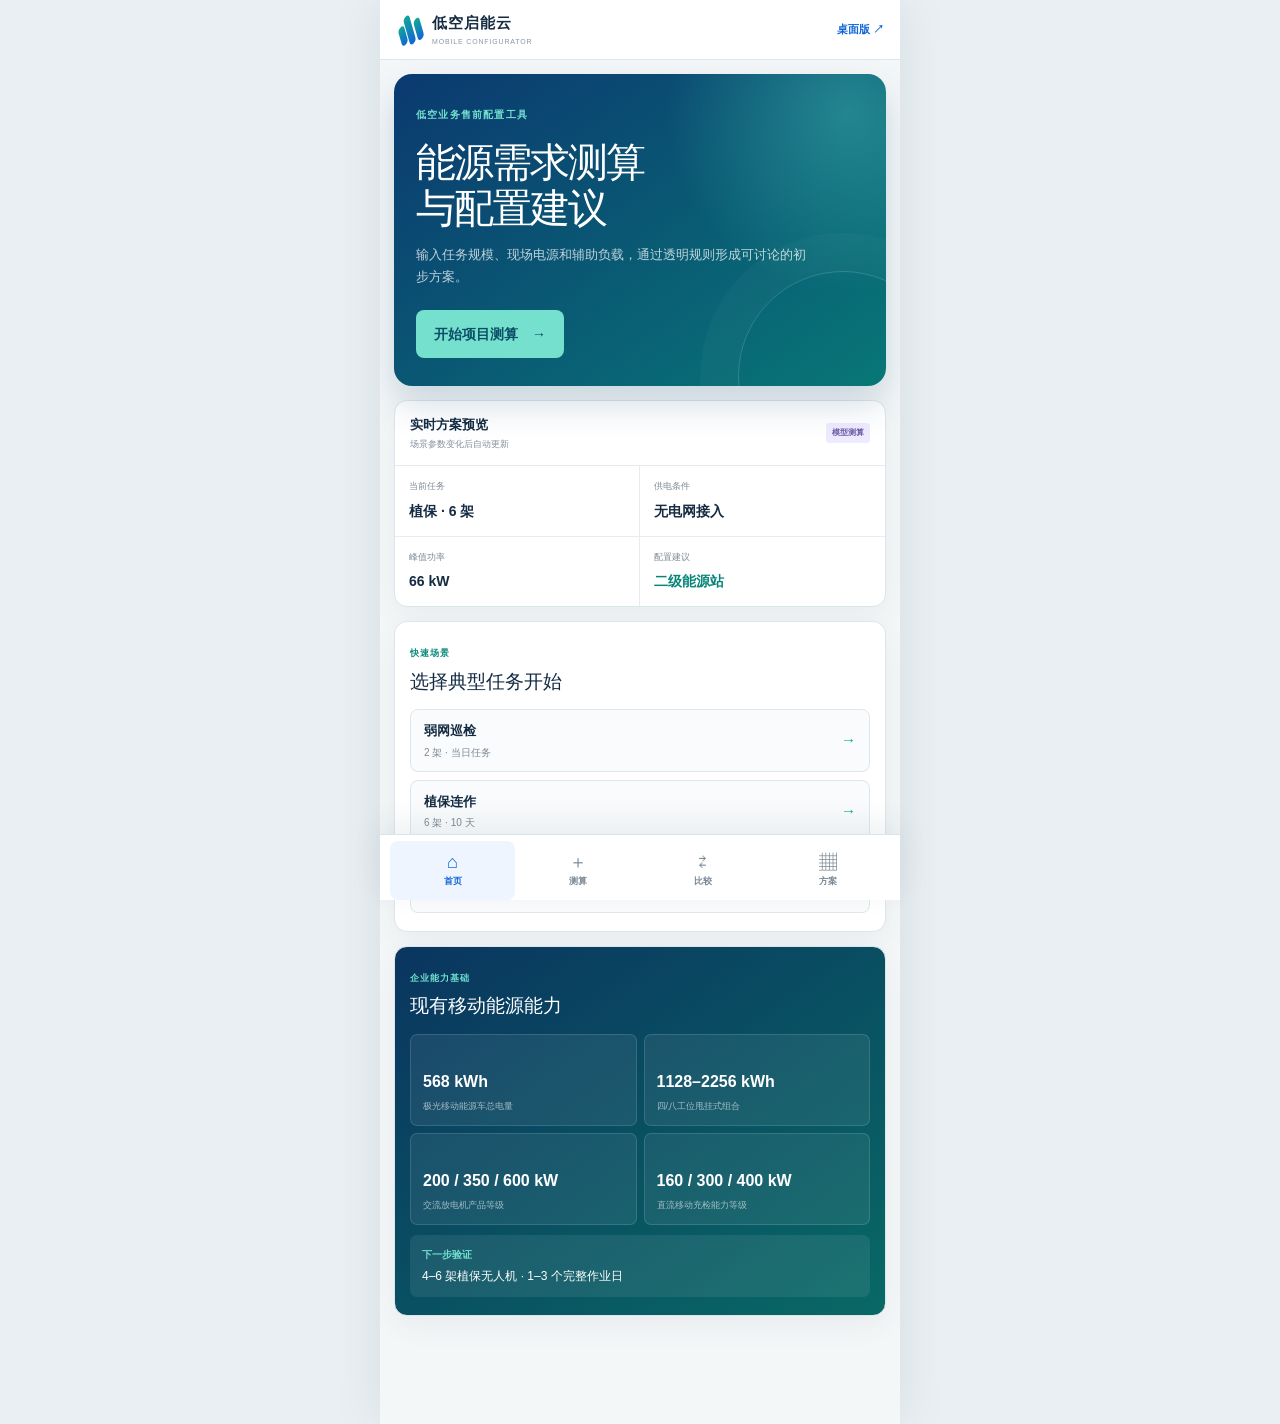
<file: mobile/index.html>
<!DOCTYPE html><html lang="zh-CN"><head><meta charSet="utf-8"/><meta name="viewport" content="width=device-width, initial-scale=1"/><link rel="stylesheet" href="/assets/index-BJvgvP3d.css" data-rsc-css-href="/assets/index-BJvgvP3d.css" data-precedence="vite-rsc/importer-resources"/><link rel="modulepreload" href="/assets/layout-segment-context-CULbHET7.js" crossorigin=""/><link rel="modulepreload" href="/assets/rolldown-runtime-S-ySWqyJ.js" crossorigin=""/><link rel="modulepreload" href="/assets/index-DFyLBuzv.js" crossorigin=""/><link rel="modulepreload" href="/assets/framework-DjPHiq1u.js" crossorigin=""/><link rel="modulepreload" href="/assets/MobileEnergyConfigurator-Dapfi7jI.js" crossorigin=""/><link rel="modulepreload" href="/assets/rules-D6RmcyvQ.js" crossorigin=""/><title>低空启能云｜手机端能源配置助手</title><meta name="description" content="面向低空业务人员的移动端能源需求测算与配置建议工具。"/><link rel="shortcut icon" href="./favicon.svg"/><link rel="icon" href="./favicon.svg"/><script>self.__VINEXT_RSC_PARAMS__={}</script><script>self.__VINEXT_RSC_NAV__={"pathname":"/mobile/","searchParams":[]}</script><link rel="modulepreload" href="/assets/index-DFyLBuzv.js" />
</head><body><main class="mobile-app"><header class="m-header"><button type="button" class="m-brand" aria-label="返回手机端首页"><span class="brand-mark"><i></i><i></i><i></i></span><span><strong>低空启能云</strong><small>MOBILE CONFIGURATOR</small></span></button><a href="../" class="m-desktop-link">桌面版 ↗</a></header><div class="m-view m-home"><section class="m-hero-card"><span class="m-kicker">低空业务售前配置工具</span><h1>能源需求测算<br/>与配置建议</h1><p>输入任务规模、现场电源和辅助负载，通过透明规则形成可讨论的初步方案。</p><button type="button" class="m-primary">开始项目测算 <span>→</span></button></section><section class="m-live-card"><div class="m-card-title"><div><span>实时方案预览</span><small>场景参数变化后自动更新</small></div><b>模型测算</b></div><div class="m-live-grid"><div><span>当前任务</span><strong>植保<!-- --> · <!-- -->6<!-- --> 架</strong></div><div><span>供电条件</span><strong>无电网接入</strong></div><div><span>峰值功率</span><strong>66<!-- --> kW</strong></div><div class="accent"><span>配置建议</span><strong>二级能源站</strong></div></div></section><section class="m-section"><div class="m-section-head"><div><span>快速场景</span><h2>选择典型任务开始</h2></div></div><div class="m-preset-list"><button type="button"><div><strong>弱网巡检</strong><span>2 架 · 当日任务</span></div><i>→</i></button><button type="button"><div><strong>植保连作</strong><span>6 架 · 10 天</span></div><i>→</i></button><button type="button"><div><strong>区域应急</strong><span>12 架 · 多负载</span></div><i>→</i></button></div></section><section class="m-section m-foundation"><div class="m-section-head"><div><span>企业能力基础</span><h2>现有移动能源能力</h2></div></div><div class="m-capability-grid"><article><strong>568 kWh</strong><span>极光移动能源车总电量</span></article><article><strong>1128–2256 kWh</strong><span>四/八工位甩挂式组合</span></article><article><strong>200 / 350 / 600 kW</strong><span>交流放电机产品等级</span></article><article><strong>160 / 300 / 400 kW</strong><span>直流移动充检能力等级</span></article></div><div class="m-pilot-note"><b>下一步验证</b><span>4–6 架植保无人机 · 1–3 个完整作业日</span></div></section></div><nav class="m-bottom-nav" aria-label="手机端主导航"><button type="button" class="active"><i>⌂</i><span>首页</span></button><button type="button" class=""><i>＋</i><span>测算</span></button><button type="button" class=""><i>⇄</i><span>比较</span></button><button type="button" class=""><i>▦</i><span>方案</span></button></nav></main><script id="_R_">import("/assets/index-DFyLBuzv.js")</script></body></html><script>self.__VINEXT_RSC_CHUNKS__=self.__VINEXT_RSC_CHUNKS__||[];self.__VINEXT_RSC_CHUNKS__.push("2:I[\"7027ca60cbdb\",[],\"Children\",1]\n3:I[\"f50c3bab1624\",[],\"LayoutSegmentProvider\",1]\n4:I[\"7027ca60cbdb\",[],\"Slot\",1]\n5:I[\"28b146f2a6bf\",[],\"RedirectBoundary\",1]\n:HL[\"/assets/index-BJvgvP3d.css\",\"style\"]\n0:{\"__route\":\"route:/mobile/\",\"__interceptionContext\":null,\"__layoutIds\":[\"layout:/\"],\"__rootLayout\":\"/\",\"page:/mobile/\":\"$L1\",\"layout:/\":[[[[\"$\",\"link\",\"css:/assets/index-BJvgvP3d.css\",{\"rel\":\"stylesheet\",\"precedence\":\"vite-rsc/importer-resources\",\"href\":\"/assets/index-BJvgvP3d.css\",\"data-rsc-css-href\":\"/assets/index-BJvgvP3d.css\"}],\"$undefined\"],[\"$\",\"html\",null,{\"lang\":\"zh-CN\",\"children\":[\"$\",\"body\",null,{\"children\":[\"$\",\"$L2\",null,{}]}]}]],null],\"route:/mobile/\":[[[\"$\",\"meta\",null,{\"charSet\":\"utf-8\"}],[[\"$\",\"title\",\"0\",{\"children\":\"低空启能云｜手机端能源配置助手\"}],[\"$\",\"meta\",\"1\",{\"name\":\"description\",\"content\":\"面向低空业务人员的移动端能源需求测算与配置建议工具。\"}],[\"$\",\"link\",\"2\",{\"rel\":\"shortcut icon\",\"href\":\"./favicon.svg\"}],[\"$\",\"link\",\"3\",{\"rel\":\"icon\",\"href\":\"./favicon.svg\"}]],[[\"$\",\"meta\",\"0\",{\"name\":\"viewport\",\"content\":\"width=device-width, initial-scale=1\"}]]],[\"$\",\"$L3\",null,{\"segmentMap\":{\"children\":[\"mobile\"]},\"children\":[\"$\",\"$L4\",null,{\"id\":\"layout:/\",\"parallelSlots\":\"$undefined\",\"children\":[\"$\",\"$L5\",null,{\"children\":[\"$\",\"$L3\",null,{\"segmentMap\":{\"children\":[]},\"children\":[\"$\",\"$L4\",null,{\"id\":\"page:/mobile/\"}]}]}]}]}]],\"__layoutFlags\":{\"layout:/\":\"s\"},\"__artifactCompatibility\":{\"schemaVersion\":1,\"graphVersion\":\"app-route-graph:paq4vj1hhve68\",\"deploymentVersion\":\"b6f38ac9-fbc8-412b-ba6e-47697a0a593c\",\"appElementsSchemaVersion\":1,\"rscPayloadSchemaVersion\":1,\"rootBoundaryId\":\"/\",\"renderEpoch\":null}}\n")</script><script>self.__VINEXT_RSC_CHUNKS__=self.__VINEXT_RSC_CHUNKS__||[];self.__VINEXT_RSC_CHUNKS__.push("6:I[\"d5bff310b326\",[],\"default\",1]\n1:[\"$\",\"$L6\",null,{}]\n")</script><script>self.__VINEXT_RSC_DONE__=true</script>
</file>
